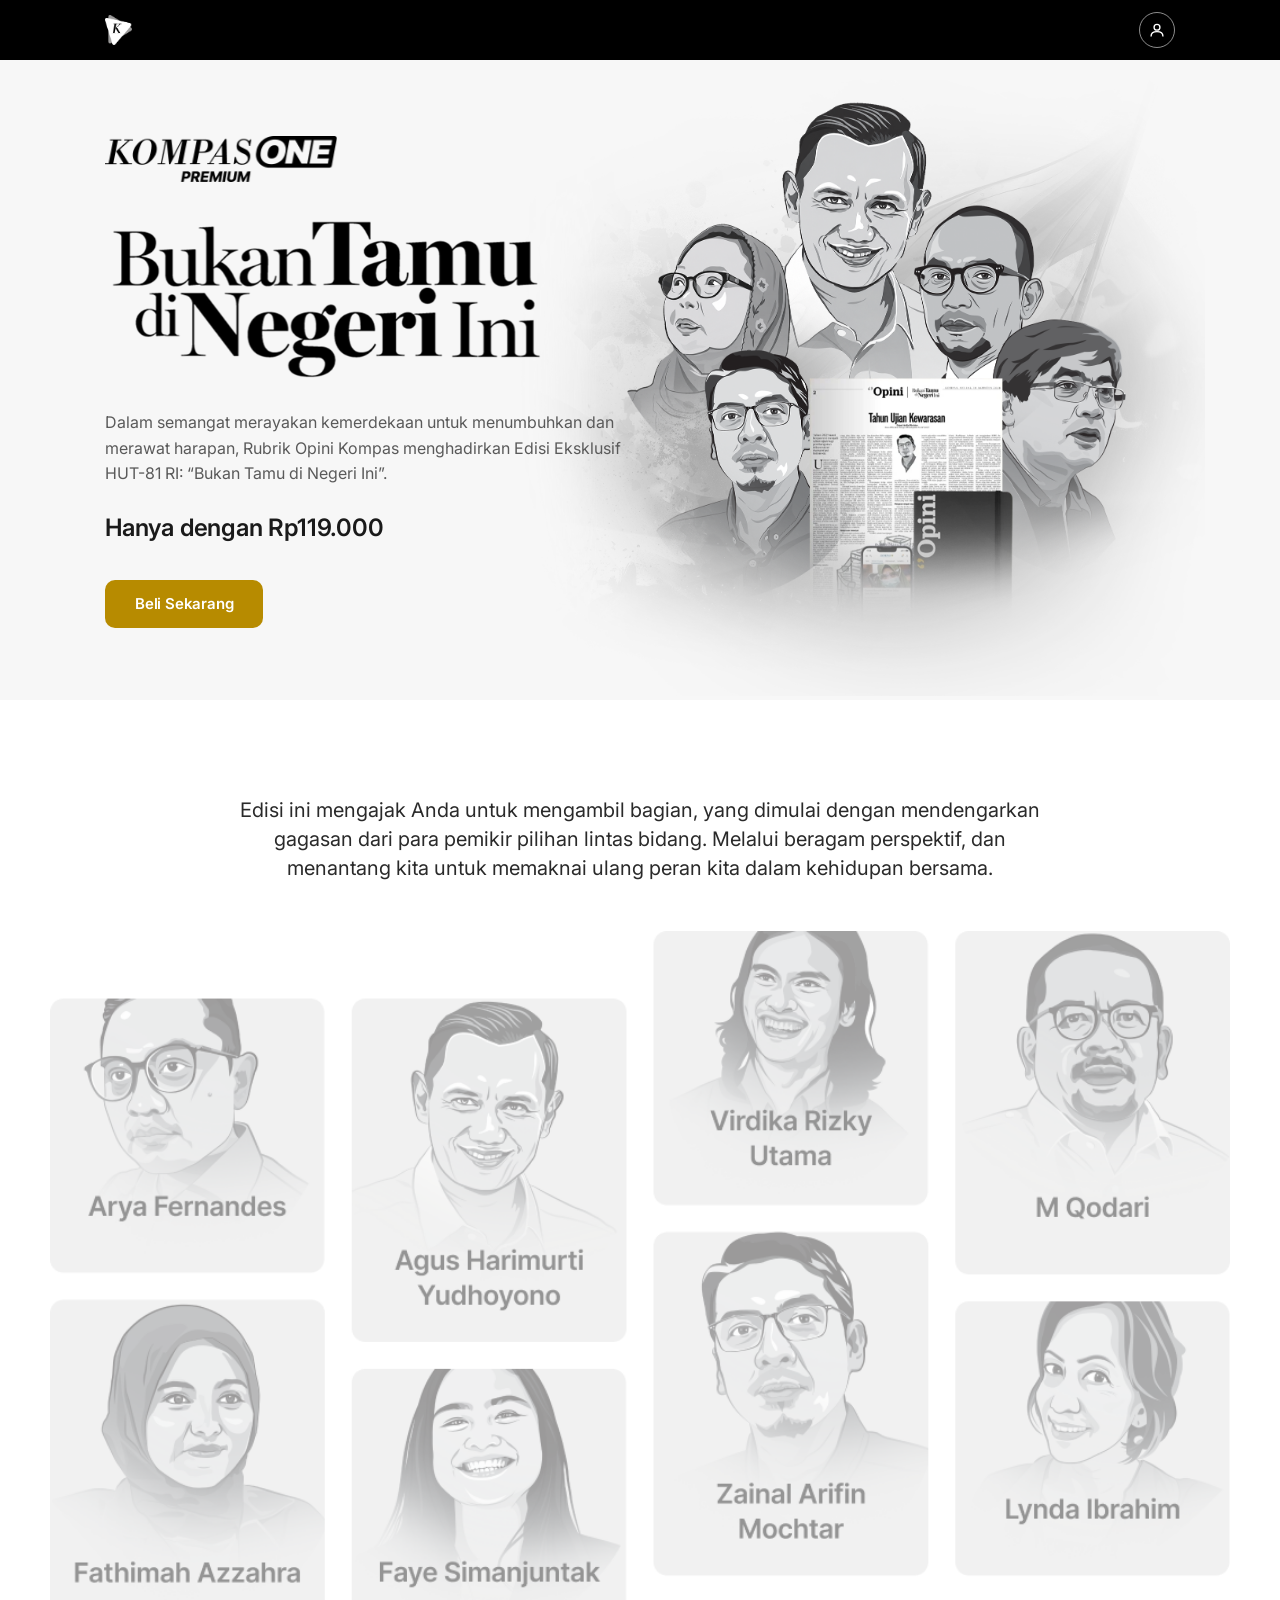
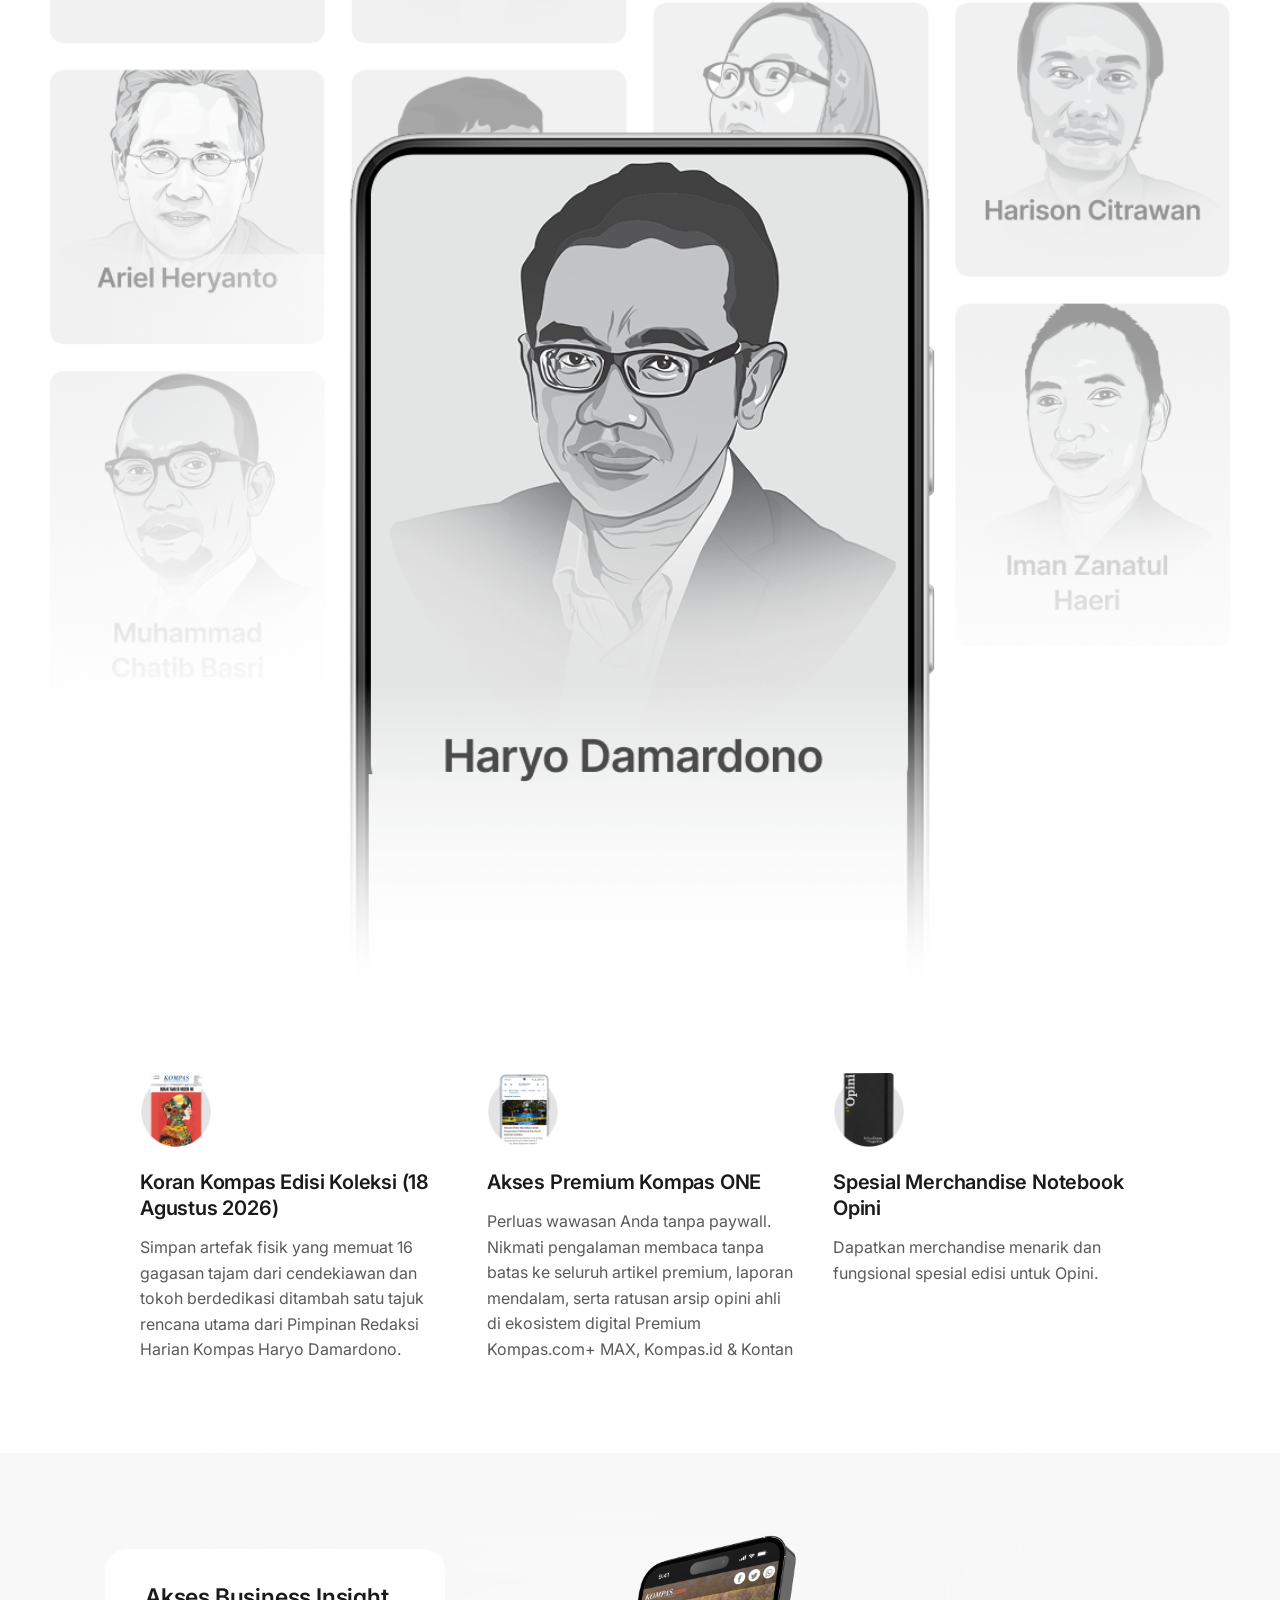
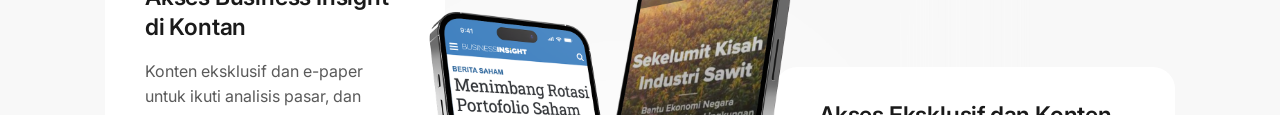
<file: index-white.html>
<!doctype html>
<html lang="id">
  <head>
    <meta charset="UTF-8" />
    <meta name="viewport" content="width=device-width, initial-scale=1.0" />
    <title>Opini KOMPAS ONE — Bukan Tamu di Negeri Ini (Light)</title>
    <link rel="preconnect" href="https://fonts.googleapis.com" />
    <link rel="preconnect" href="https://fonts.gstatic.com" crossorigin />
    <link
      href="https://fonts.googleapis.com/css2?family=Inter:ital,wght@0,400;0,500;0,600;0,700;0,800&family=Lora:ital,wght@0,400;0,500;0,600;0,700;1,400;1,500;1,600;1,700&family=Roboto:wght@400;500;700&display=swap"
      rel="stylesheet"
    />
    <link rel="stylesheet" href="./styles-white.css" />
    <script>
      document.documentElement.classList.add("js-reveal");
    </script>
  </head>
  <body>
    <!-- ============ HEADER (dark) ============ -->
    <header class="site-header">
      <div class="container site-header__inner">
        <a class="site-header__logo" href="#" aria-label="KOMPAS ONE">
          <img src="./asset/icon kompascom.png" alt="KOMPAS" />
        </a>
        <button class="site-header__account" type="button" aria-label="Akun">
          <svg viewBox="0 0 24 24" width="22" height="22" fill="none" stroke="currentColor" stroke-width="1.5">
            <circle cx="12" cy="9" r="3.2" />
            <path d="M5.5 19c0-3.4 3-5.2 6.5-5.2s6.5 1.8 6.5 5.2" />
          </svg>
        </button>
      </div>
    </header>

    <!-- ============ HERO (light) ============ -->
    <section class="hero">
      <img class="hero__brand hero__brand--m" src="./asset/asset white/logo-kompasone-premium_black.png" alt="" aria-hidden="true" />
      <img class="hero__art" src="./asset/asset white/banner-gold-white.png" alt="" aria-hidden="true" data-reveal />
      <div class="container hero__inner">
        <div class="hero__text" data-reveal-group>
          <img class="hero__brand" src="./asset/asset white/logo-kompasone-premium_black.png" alt="KOMPAS ONE Premium" />
          <h1 class="hero__title">
            <img src="./asset/asset white/Logo bukan tamu black.png" alt="Bukan Tamu di Negeri Ini" />
          </h1>
          <p class="hero__desc">
            Dalam semangat merayakan kemerdekaan untuk menumbuhkan dan merawat harapan,
            Rubrik Opini Kompas menghadirkan Edisi Eksklusif HUT-81 RI: &ldquo;Bukan Tamu di Negeri Ini&rdquo;.
          </p>
          <p class="hero__price">Hanya dengan Rp119.000</p>
          <a class="btn btn--gold" href="https://gerai.kompas.id/belanja/edsus/edisi-opini-kompasone/?utm_source=kompascom&amp;utm_medium=landingpage&amp;utm_campaign=bukantamudinegeriini">Beli Sekarang</a>
        </div>
      </div>
    </section>

    <!-- ============ INTRO + DEVICE BANNER (light) ============ -->
    <section class="intro">
      <div class="container">
        <p class="intro__lead" data-reveal="up">
          Edisi ini mengajak Anda untuk mengambil bagian, yang dimulai dengan mendengarkan
          gagasan dari para pemikir pilihan lintas bidang. Melalui beragam perspektif, dan menantang
          kita untuk memaknai ulang peran kita dalam kehidupan bersama.
        </p>
      </div>
      <div class="intro__banner" data-reveal="up">
        <picture>
          <source media="(max-width: 640px)" srcset="./asset/asset%20white/banner%20tengah%20white%20rev%20mobile.png" />
          <img src="./asset/asset white/banner tengah white rev.png" alt="Tampilan newsletter KOMPAS.com+ dan para penulis opini" />
        </picture>
      </div>
    </section>

    <!-- ============ THREE COLUMN ============ -->
    <section class="trio">
      <div class="container trio__grid" data-reveal-group>
        <div class="trio__col">
          <img class="trio__icon" src="./asset/asset white/koran-opini.png" alt="" aria-hidden="true" />
          <h3 class="trio__title">Koran Kompas Edisi Koleksi (18 Agustus 2026)</h3>
          <p class="trio__body">
            Simpan artefak fisik yang memuat 16 gagasan tajam dari cendekiawan dan tokoh berdedikasi
            ditambah satu tajuk rencana utama dari Pimpinan Redaksi Harian Kompas Haryo Damardono.
          </p>
        </div>
        <div class="trio__col">
          <img class="trio__icon" src="./asset/asset white/kdp-phone.png" alt="" aria-hidden="true" />
          <h3 class="trio__title">Akses Premium Kompas ONE</h3>
          <p class="trio__body">
            Perluas wawasan Anda tanpa paywall. Nikmati pengalaman membaca tanpa batas ke seluruh
            artikel premium, laporan mendalam, serta ratusan arsip opini ahli di ekosistem digital
            Premium Kompas.com+ MAX, Kompas.id &amp; Kontan
          </p>
        </div>
        <div class="trio__col">
          <img class="trio__icon" src="./asset/asset white/notebook.png" alt="" aria-hidden="true" />
          <h3 class="trio__title">Spesial Merchandise Notebook Opini</h3>
          <p class="trio__body">
            Dapatkan merchandise menarik dan fungsional spesial edisi untuk Opini.
          </p>
        </div>
      </div>
    </section>

    <!-- ============ KONTAN / MAX (light) ============ -->
    <section class="benefit">
      <div class="container benefit__stage">
        <div class="benefit__card benefit__card--left" data-reveal="up">
          <h3 class="benefit__title">Akses Business Insight di Kontan</h3>
          <p class="benefit__body">
            Konten eksklusif dan e-paper untuk ikuti analisis pasar, dan strategi bisnis terkini.
          </p>
        </div>
        <div class="benefit__card benefit__card--right" data-reveal="up">
          <h3 class="benefit__title">Akses Eksklusif dan Konten Orisinal di Kompas.com+ MAX</h3>
          <p class="benefit__body">
            Akses penuh ke konten orisinal yang memberikan perspektif baru. Morning Brief dan
            berbagai podcast eksklusif. Dan email newsletter eksklusif penuh insight buat Anda.
          </p>
        </div>
        <img class="benefit__devices" src="./asset/kontan-device.png" alt="Tampilan Kontan Business Insight dan KOMPAS.com" data-reveal />
      </div>
    </section>

    <!-- ============ CTA (light + white panel) ============ -->
    <section class="cta">
      <img class="cta__bg" src="./asset/asset white/banner bawah putih.png" alt="" aria-hidden="true" />
      <div class="container">
        <div class="cta__panel" data-reveal-group>
          <img class="cta__brand" src="./asset/asset white/logo-kompasone-premium_black.png" alt="KOMPAS ONE Premium" />
          <h2 class="cta__title">Dapatkan Edisi khususnya sekarang <br />Hanya Rp119.000</h2>
          <p class="cta__sub">Dengan bergabung Membership, Anda juga memberikan dukungan untuk jurnalisme jernih.</p>
          <a class="btn btn--gold" href="https://gerai.kompas.id/belanja/edsus/edisi-opini-kompasone/?utm_source=kompascom&amp;utm_medium=landingpage&amp;utm_campaign=bukantamudinegeriini">Beli Sekarang</a>
        </div>
      </div>
    </section>

    <!-- ============ FOOTER (dark) ============ -->
    <footer class="site-footer">
      <div class="container site-footer__inner" data-reveal="up">
        <div class="site-footer__left">
          <img class="site-footer__logo" src="./asset/logo kompascom putih.png" alt="KOMPAS.com — Jernih Melihat Dunia" />
          <p class="site-footer__award-label">Penghargaan dan sertifikat:</p>
          <div class="site-footer__awards">
            <img src="./asset/award_1.png" alt="Penghargaan 1" />
            <img src="./asset/award_2.png" alt="Penghargaan 2" />
            <img src="./asset/award_3.png" alt="Penghargaan 3" />
          </div>
        </div>
        <div class="site-footer__right">
          <div class="site-footer__newsletter">
            <span>Dapatkan informasi dan insight pilihan redaksi Kompas.com</span>
            <a class="btn btn--blue btn--sm" href="#">
              <svg viewBox="0 0 24 24" width="18" height="18" fill="none" stroke="currentColor" stroke-width="1.7">
                <rect x="3" y="5" width="18" height="14" rx="2" />
                <path d="M3.5 6.5 12 12.5l8.5-6" />
              </svg>
              Daftarkan Email
            </a>
          </div>
          <div class="site-footer__stores">
            <a href="#"><img src="./asset/appstore badges.png" alt="Download di App Store" /></a>
            <a href="#"><img src="./asset/googlestore badges.png" alt="Temukan di Google Play" /></a>
          </div>
          <nav class="site-footer__links" aria-label="Footer">
            <a href="#">Kabar Palmerah</a>
            <a href="#">About Us</a>
            <a href="#">Advertise</a>
            <a href="#">Kebijakan Data Pribadi</a>
            <a href="#">Pedoman Media Siber</a>
            <a href="#">Career</a>
            <a href="#">Contact Us</a>
          </nav>
          <p class="site-footer__copy">
            Copyright 2008 - 2022 PT. Kompas Cyber Media (Kompas Gramedia Digital Group). All Rights Reserved.
          </p>
        </div>
      </div>
    </footer>
    <script src="./reveal.js"></script>
  </body>
</html>
</file>
<file: styles-white.css>
/* =====================================================================
   Opini KOMPAS ONE — Landing "Bukan Tamu di Negeri Ini" (LIGHT variant)
   Same layout & rules as the dark build; light theme + gold accent.
   Header & footer stay dark. Content column: 1070px. Reference: 1440px.
   ===================================================================== */

:root {
  /* Brand */
  --blue: #005aa9;
  --blue-bright: #2f80ed;
  --gold: #b78b00;          /* primary action button */
  --gold-dark: #9c7600;
  --orange: #f58220;

  /* Light surfaces */
  --page: #ffffff;
  --hero-bg: #f7f7f7;
  --section-soft: #f8f8f8;
  --card: #ffffff;
  --card-border: #ececec;
  --card-shadow: 0 12px 34px rgba(15, 23, 42, 0.08);

  /* Text on light */
  --ink: #1a1a1a;
  --font-primary: #2a2a2a;
  --text-secondary: #5a5a5a;
  --text-tertiary: #888888;

  --container: 1070px;
  --gutter: 24px;
  --ease-reveal: cubic-bezier(0.22, 1, 0.36, 1);
}

/* =====================================================================
   SCROLL REVEAL (desktop + mobile) — enhanced only when JS is present
   ===================================================================== */
html.js-reveal [data-reveal] {
  opacity: 0;
  transition: opacity 0.7s var(--ease-reveal), transform 0.7s var(--ease-reveal);
  will-change: opacity, transform;
}
html.js-reveal [data-reveal].is-visible {
  opacity: 1;
}
html.js-reveal [data-reveal="up"] {
  transform: translateY(26px);
}
html.js-reveal [data-reveal="up"].is-visible {
  transform: none;
}

html.js-reveal [data-reveal-group] > * {
  opacity: 0;
  transform: translateY(22px);
  transition: opacity 0.6s var(--ease-reveal), transform 0.6s var(--ease-reveal);
  will-change: opacity, transform;
}
html.js-reveal [data-reveal-group].is-visible > * {
  opacity: 1;
  transform: none;
}
html.js-reveal [data-reveal-group].is-visible > *:nth-child(1) { transition-delay: 0s; }
html.js-reveal [data-reveal-group].is-visible > *:nth-child(2) { transition-delay: 0.07s; }
html.js-reveal [data-reveal-group].is-visible > *:nth-child(3) { transition-delay: 0.14s; }
html.js-reveal [data-reveal-group].is-visible > *:nth-child(4) { transition-delay: 0.21s; }
html.js-reveal [data-reveal-group].is-visible > *:nth-child(5) { transition-delay: 0.28s; }
html.js-reveal [data-reveal-group].is-visible > *:nth-child(6) { transition-delay: 0.35s; }

@media (prefers-reduced-motion: reduce) {
  html.js-reveal [data-reveal],
  html.js-reveal [data-reveal-group] > * {
    opacity: 1 !important;
    transform: none !important;
    transition: none !important;
  }
}

* {
  box-sizing: border-box;
}

html {
  scroll-behavior: smooth;
}

body {
  margin: 0;
  background: var(--page);
  color: var(--ink);
  font-family: "Inter", sans-serif;
  font-size: 14px;
  line-height: 1.45;
  -webkit-font-smoothing: antialiased;
  text-rendering: optimizeLegibility;
  overflow-x: hidden;
}

img {
  display: block;
  max-width: 100%;
}

a {
  color: inherit;
  text-decoration: none;
}

.container {
  width: var(--container);
  max-width: calc(100% - (var(--gutter) * 2));
  margin: 0 auto;
}

/* ---------- Buttons ---------- */
.btn {
  display: inline-flex;
  align-items: center;
  justify-content: center;
  gap: 8px;
  border: 0;
  cursor: pointer;
  font-family: inherit;
  font-weight: 600;
  letter-spacing: -0.2px;
  white-space: nowrap;
}

.btn--gold {
  height: 48px;
  padding: 0 30px;
  border-radius: 10px;
  background: var(--gold);
  color: #ffffff;
  font-size: 15px;
}

.btn--gold:hover { background: var(--gold-dark); }

.btn--blue {
  padding: 15px 34px;
  border-radius: 10px;
  background: var(--blue-bright);
  color: #ffffff;
  font-size: 15px;
}

.btn--blue:hover { background: #2b74d6; }

.btn--sm {
  padding: 10px 16px;
  border-radius: 8px;
  font-size: 14px;
}

/* =====================================================================
   HEADER (dark)
   ===================================================================== */
.site-header {
  position: sticky;
  top: 0;
  z-index: 50;
  background: #000;
}

.site-header__inner {
  display: flex;
  align-items: center;
  justify-content: space-between;
  height: 60px;
}

.site-header__logo img {
  height: 30px;
  width: auto;
  object-fit: contain;
}

.site-header__account {
  display: inline-flex;
  align-items: center;
  justify-content: center;
  width: 36px;
  height: 36px;
  padding: 0;
  border: 1px solid rgba(255, 255, 255, 0.55);
  border-radius: 50%;
  background: transparent;
  color: #fff;
}

/* =====================================================================
   HERO (light)
   ===================================================================== */
.hero {
  position: relative;
  display: flex;
  align-items: center;
  min-height: 640px;
  background: var(--hero-bg);
  overflow: hidden;
}

.hero__art {
  position: absolute;
  bottom: 4px;
  left: calc(50% - 125px);
  width: 690px;
  height: auto;
  pointer-events: none;
  z-index: 1;
  -webkit-mask-image: linear-gradient(to right, transparent 0%, #000 12%, #000 100%);
  mask-image: linear-gradient(to right, transparent 0%, #000 12%, #000 100%);
}

.hero__inner {
  position: relative;
  z-index: 2;
  padding: 44px 0 40px;
}

.hero__text {
  width: 540px;
  max-width: 100%;
}

.hero__brand {
  height: 46px;
  width: auto;
  object-fit: contain;
}

.hero__brand--m {
  display: none;
}

.hero__title {
  margin: 26px 0 0;
  font-family: "Lora", Georgia, serif;
  color: var(--ink);
  font-weight: 500;
  line-height: 0.96;
  letter-spacing: -0.5px;
}

.hero__title img {
  width: 440px;
  max-width: 100%;
  height: auto;
  display: block;
}

.hero__title .w-reg,
.hero__title .w-reg2,
.hero__title .w-sm,
.hero__title .w-bold {
  display: inline-block;
  vertical-align: baseline;
}

.hero__title .w-reg { font-size: 54px; font-weight: 500; }
.hero__title .w-bold { font-size: 70px; font-weight: 600; margin-left: 8px; }
.hero__title .w-sm { font-size: 40px; font-weight: 500; }
.hero__title .w-reg2 { font-size: 54px; font-weight: 500; margin-left: 10px; }

.hero__desc {
  width: 520px;
  max-width: 100%;
  margin: 26px 0 0;
  color: var(--text-secondary);
  font-size: 16px;
  line-height: 1.6;
}

.hero__price {
  margin: 24px 0 0;
  font-size: 24px;
  font-weight: 600;
  letter-spacing: -0.2px;
  color: var(--ink);
}

.hero__note {
  margin: 6px 0 0;
  font-size: 14px;
  color: var(--text-tertiary);
}

.hero .btn--gold {
  margin-top: 34px;
}

/* =====================================================================
   INTRO + DEVICE BANNER (light)
   ===================================================================== */
.intro {
  background: #ffffff;
  padding: 96px 0 0;
  text-align: center;
}

.intro__lead {
  max-width: 830px;
  margin: 0 auto;
  color: var(--font-primary);
  font-size: 20px;
  font-weight: 400;
  line-height: 1.45;
}

.intro__banner {
  margin-top: 48px;
}

.intro__banner img {
  width: min(1180px, 96vw);
  max-width: none;
  margin: 0 auto;
  height: auto;
}

/* =====================================================================
   THREE COLUMN (icon + heading + body)
   ===================================================================== */
.trio {
  background: #ffffff;
  padding: 58px 0 90px;
}

.trio__grid {
  display: grid;
  grid-template-columns: repeat(3, 1fr);
  gap: 40px;
  max-width: 1000px;
  margin: 0 auto;
}

.trio__icon {
  display: block;
  width: 72px;
  height: 74px;
  margin-bottom: 22px;
  object-fit: contain;
}

.trio__title {
  margin: 0;
  font-size: 20px;
  font-weight: 600;
  letter-spacing: -0.2px;
  line-height: 1.3;
  color: var(--ink);
}

.trio__body {
  margin: 14px 0 0;
  color: var(--text-secondary);
  font-size: 16px;
  line-height: 1.6;
}

/* =====================================================================
   BENEFIT (Kontan / KOMPAS.com+ MAX) — light
   ===================================================================== */
.benefit {
  background: var(--section-soft);
  padding: 0;
}

.benefit__stage {
  position: relative;
  min-height: 642px;
}

/* soft radial glow behind the phones */
.benefit__stage::before {
  content: "";
  position: absolute;
  top: 44px;
  left: calc(50% - 25px);
  width: 720px;
  height: 540px;
  transform: translateX(-50%);
  background: radial-gradient(ellipse at center, #ffffff 0%, var(--section-soft) 68%);
  opacity: 0.6;
  filter: blur(34px);
  z-index: 1;
  pointer-events: none;
}

.benefit__card {
  position: absolute;
  top: 0;
  z-index: 2;
  padding: 34px 40px 38px;
  border-radius: 22px;
  background: var(--card);
}

.benefit__card--left {
  left: 0;
  top: 96px;
  width: 340px;
}

.benefit__card--right {
  right: 0;
  top: 214px;
  width: 400px;
  padding-left: 44px;
}

.benefit__title {
  margin: 0;
  font-size: 23px;
  font-weight: 600;
  letter-spacing: -0.2px;
  line-height: 1.3;
  color: var(--ink);
}

.benefit__body {
  margin: 16px 0 0;
  color: var(--text-secondary);
  font-size: 16px;
  line-height: 1.6;
}

.benefit__devices {
  position: absolute;
  top: 80px;
  left: calc(50% - 25px);
  width: 500px;
  height: auto;
  transform: translateX(-50%);
  z-index: 3;
  pointer-events: none;
}

/* =====================================================================
   CTA (light + white panel over newspaper)
   ===================================================================== */
.cta {
  position: relative;
  background: var(--section-soft);
  overflow: hidden;
  text-align: center;
}

.cta__bg {
  position: absolute;
  inset: 0;
  width: 100%;
  height: 100%;
  object-fit: cover;
  opacity: 1;
  z-index: 0;
}

.cta .container {
  position: relative;
  z-index: 2;
  padding: 92px 0 100px;
}

.cta__panel {
  max-width: 720px;
  margin: 0 auto;
  padding: 56px 56px 60px;
  border-radius: 24px;
  background: rgba(255, 255, 255, 0.9);
}

.cta__brand {
  height: 44px;
  width: auto;
  margin: 0 auto;
  object-fit: contain;
}

.cta__title {
  margin: 24px 0 0;
  font-size: 32px;
  font-weight: 600;
  letter-spacing: -0.2px;
  line-height: 1.28;
  color: var(--ink);
}

.cta__sub {
  margin: 16px auto 0;
  max-width: 560px;
  color: var(--text-secondary);
  font-size: 16px;
  line-height: 1.5;
}

.cta .btn--gold {
  margin-top: 30px;
}

/* =====================================================================
   FOOTER (dark)
   ===================================================================== */
.site-footer {
  background: #000;
  border-top: 3px solid #16a6e6;
  padding: 40px 0 92px;
  color: #fff;
}

.site-footer__inner {
  display: grid;
  grid-template-columns: 320px 1fr;
  gap: 40px;
}

.site-footer__logo {
  height: 34px;
  width: auto;
  object-fit: contain;
}

.site-footer__award-label {
  margin: 26px 0 12px;
  color: #b3b3b3;
  font-size: 13px;
}

.site-footer__awards {
  display: flex;
  align-items: center;
  gap: 14px;
}

.site-footer__awards img {
  height: 50px;
  width: auto;
  object-fit: contain;
}

.site-footer__right {
  text-align: right;
}

.site-footer__newsletter {
  display: flex;
  align-items: center;
  justify-content: flex-end;
  gap: 20px;
}

.site-footer__newsletter span {
  color: #b3b3b3;
  font-size: 14px;
}

.site-footer__stores {
  display: flex;
  align-items: center;
  justify-content: flex-end;
  gap: 16px;
  margin-top: 24px;
}

.site-footer__stores img {
  height: 46px;
  width: auto;
  object-fit: contain;
}

.site-footer__links {
  display: flex;
  flex-wrap: wrap;
  justify-content: flex-end;
  gap: 6px 14px;
  margin-top: 40px;
}

.site-footer__links a {
  color: #d6d6d6;
  font-size: 13px;
  white-space: nowrap;
}

.site-footer__links a:hover {
  color: #fff;
}

.site-footer__copy {
  margin: 12px 0 0;
  color: #9a9a9a;
  font-size: 13px;
}

/* =====================================================================
   RESPONSIVE
   ===================================================================== */
@media (max-width: 1120px) {
  .hero__art { width: 560px; }
}

/* ---- Tablet / stacked layout ---- */
@media (max-width: 860px) {
  .hero { display: flex; flex-direction: column; align-items: center; }
  .hero__brand--m {
    display: block;
    order: 1;
    height: 42px;
    width: auto;
    margin: 28px auto 0;
  }
  .hero__text > .hero__brand { display: none; }
  .hero__art {
    order: 2;
    position: static;
    width: min(480px, calc(100% - 32px));
    margin: 16px auto 0;
    transform: none;
    -webkit-mask-image: none;
    mask-image: none;
  }
  .hero__inner { order: 3; padding: 16px 0 24px; }
  .hero__text { width: 100%; text-align: center; }
  .hero .btn--gold { margin-bottom: 32px; }
  .trio__grid,
  .site-footer__inner { grid-template-columns: 1fr; gap: 32px; }
  .trio__col { text-align: center; }
  .trio__icon { margin-left: auto; margin-right: auto; }
  .benefit__stage { min-height: 0; display: flex; flex-direction: column; gap: 20px; }
  .benefit__stage::before { display: none; }
  .benefit__card { position: static; width: 100%; top: auto; padding: 28px 28px 30px; }
  .benefit__card--right { padding-left: 28px; }
  .benefit__devices { position: static; transform: none; width: min(460px, 100%); margin: 0 auto; order: -1; }
  .site-footer__right { text-align: left; }
  .site-footer__newsletter,
  .site-footer__stores,
  .site-footer__links { justify-content: flex-start; }
  .hero__title { text-align: center; margin-top: 13px; }
  .hero__title .w-bold { font-size: 52px; }
  .hero__title .w-reg, .hero__title .w-reg2 { font-size: 40px; }
  .hero__title .w-sm { font-size: 30px; }
  .hero__title img { width: 360px; margin-left: auto; margin-right: auto; }
}

/* ---- Phone: 16px side gutter + compact spacing ---- */
@media (max-width: 640px) {
  :root { --gutter: 16px; }
  .container { max-width: calc(100% - 32px); }

  .hero__art { width: 120vw; max-width: none; position: relative; left: 50%; transform: translateX(-50%); margin-bottom: -40px; }
  .hero__inner { padding: 8px 0 28px; }
  .hero__brand--m { height: 40px; margin-top: 22px; }
  .hero__title { margin-top: 6px; }
  .hero__title .w-bold { font-size: 44px; margin-left: 6px; }
  .hero__title .w-reg, .hero__title .w-reg2 { font-size: 34px; }
  .hero__title .w-reg2 { margin-left: 7px; }
  .hero__title .w-sm { font-size: 26px; }
  .hero__title img { width: 280px; }
  .hero__desc, .hero__price, .hero__note { width: auto; max-width: 100%; }
  .hero__desc { font-size: 16px; margin-top: 20px; }
  .hero__price { font-size: 21px; margin-top: 22px; }
  .hero .btn--gold { margin-top: 24px; }

  .intro { padding: 52px 0 0; }
  .intro__lead { font-size: 18px; max-width: 100%; }
  .intro__banner { margin-top: 40px; padding: 0 16px; }
  .intro__banner img { width: 100%; }

  .trio { padding: 28px 0 60px; }
  .trio__grid { gap: 32px; }
  .trio__icon { width: 72px; height: 74px; margin-bottom: 18px; }

  .benefit { padding: 60px 0 60px; }
  .benefit__title { font-size: 21px; }

  .cta .container { padding: 56px 0 64px; }
  .cta__panel { padding: 40px 24px 44px; border-radius: 20px; }
  .cta__brand { height: 38px; }
  .cta__title { font-size: 24px; margin-top: 20px; }
  .cta__title br { display: none; }

  .site-footer { padding: 32px 0 48px; }
  .site-footer__inner { gap: 28px; }
  .site-footer__newsletter { flex-direction: column; align-items: flex-start; gap: 12px; }
  .site-footer__newsletter span { font-size: 13.5px; }
  .site-footer__stores { flex-wrap: wrap; }
}
</file>
